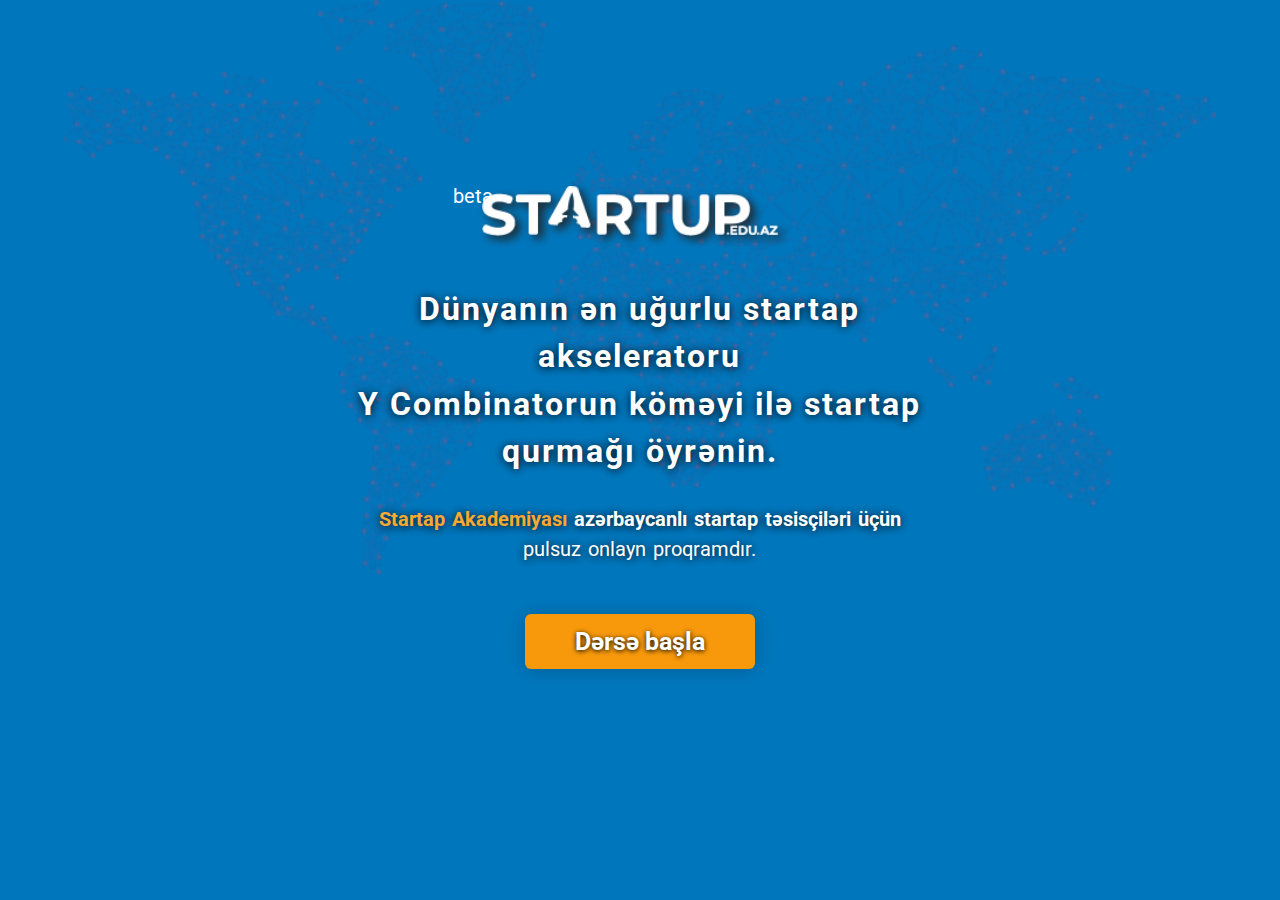
<file: index.html>
<!DOCTYPE html>
<html lang="en">

<head>
    <meta charset="UTF-8">
    <meta name="viewport" content="width=device-width, initial-scale=1.0">
    <!-- Font Awesome -->
    <link rel="stylesheet" href="https://use.fontawesome.com/releases/v5.8.2/css/all.css">
    <link rel="shortcut icon" type="image/png " href="./server/img/favicon.png">
    <link rel="stylesheet" href="..//server/css/main.css">
    <title id="title">Startap Akademiyası - Təsisçilər üçün ən yaxşı mənbə</title>
</head>

<body style='background-color:rgb(0,119,189);'>

    <header class="header">
        <div class="header__title">
            <div class="header__title__logo">
                <img src="./server/img/Asset 2.png" alt="Startup logo">
                <sup>beta</sup>
            </div>
            <div class="header__title__desc">
                <h1>Dünyanın ən uğurlu startap akseleratoru <br> Y Combinatorun köməyi ilə startap qurmağı öyrənin.
                </h1>
                <p><span>Startap Akademiyası </span> <b> azərbaycanlı startap təsisçiləri üçün </b> pulsuz onlayn proqramdır.</p>
            </div>
            <div class="header__title__btn">
                <a href="./lesson.html">Dərsə başla </a>
            </div>


        </div>
        <div class="header__map">
            <img src="./server/img/map.png" alt="">
        </div>




    </header>
</body>

</html>
</file>
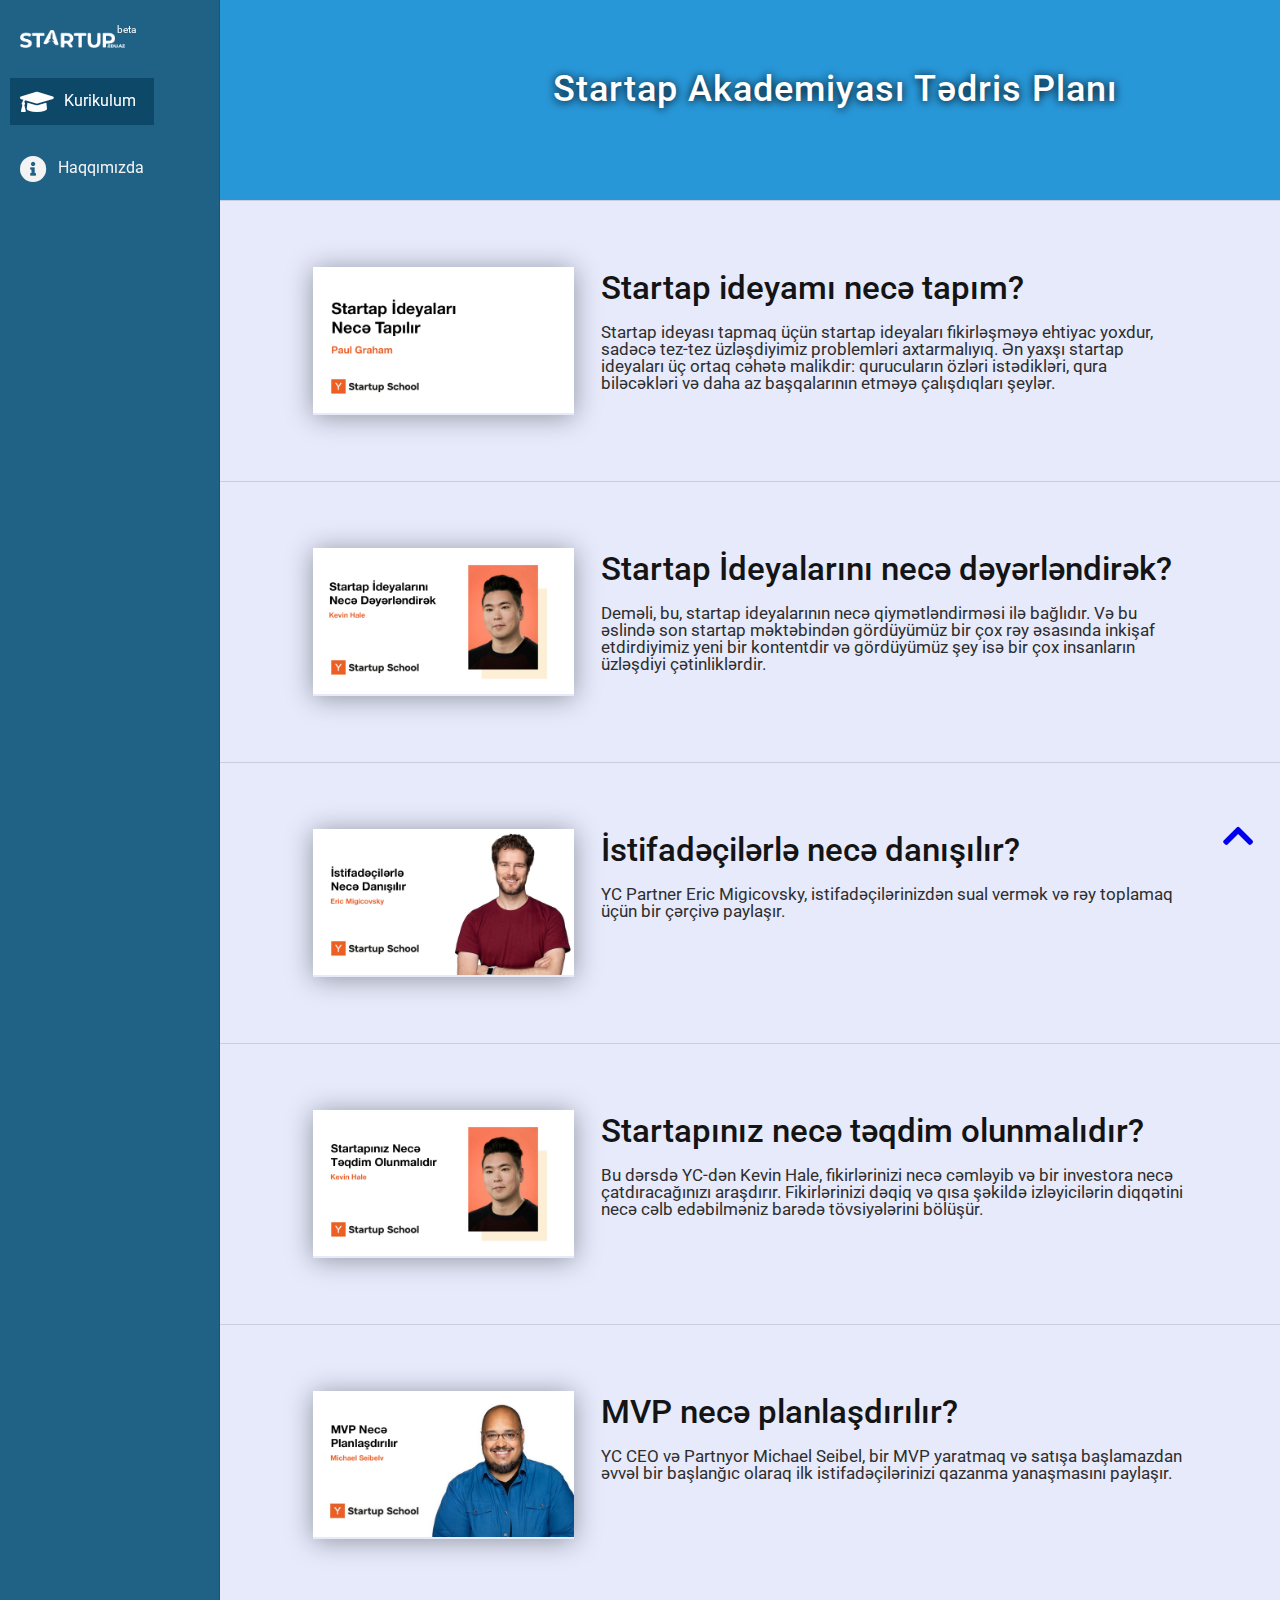
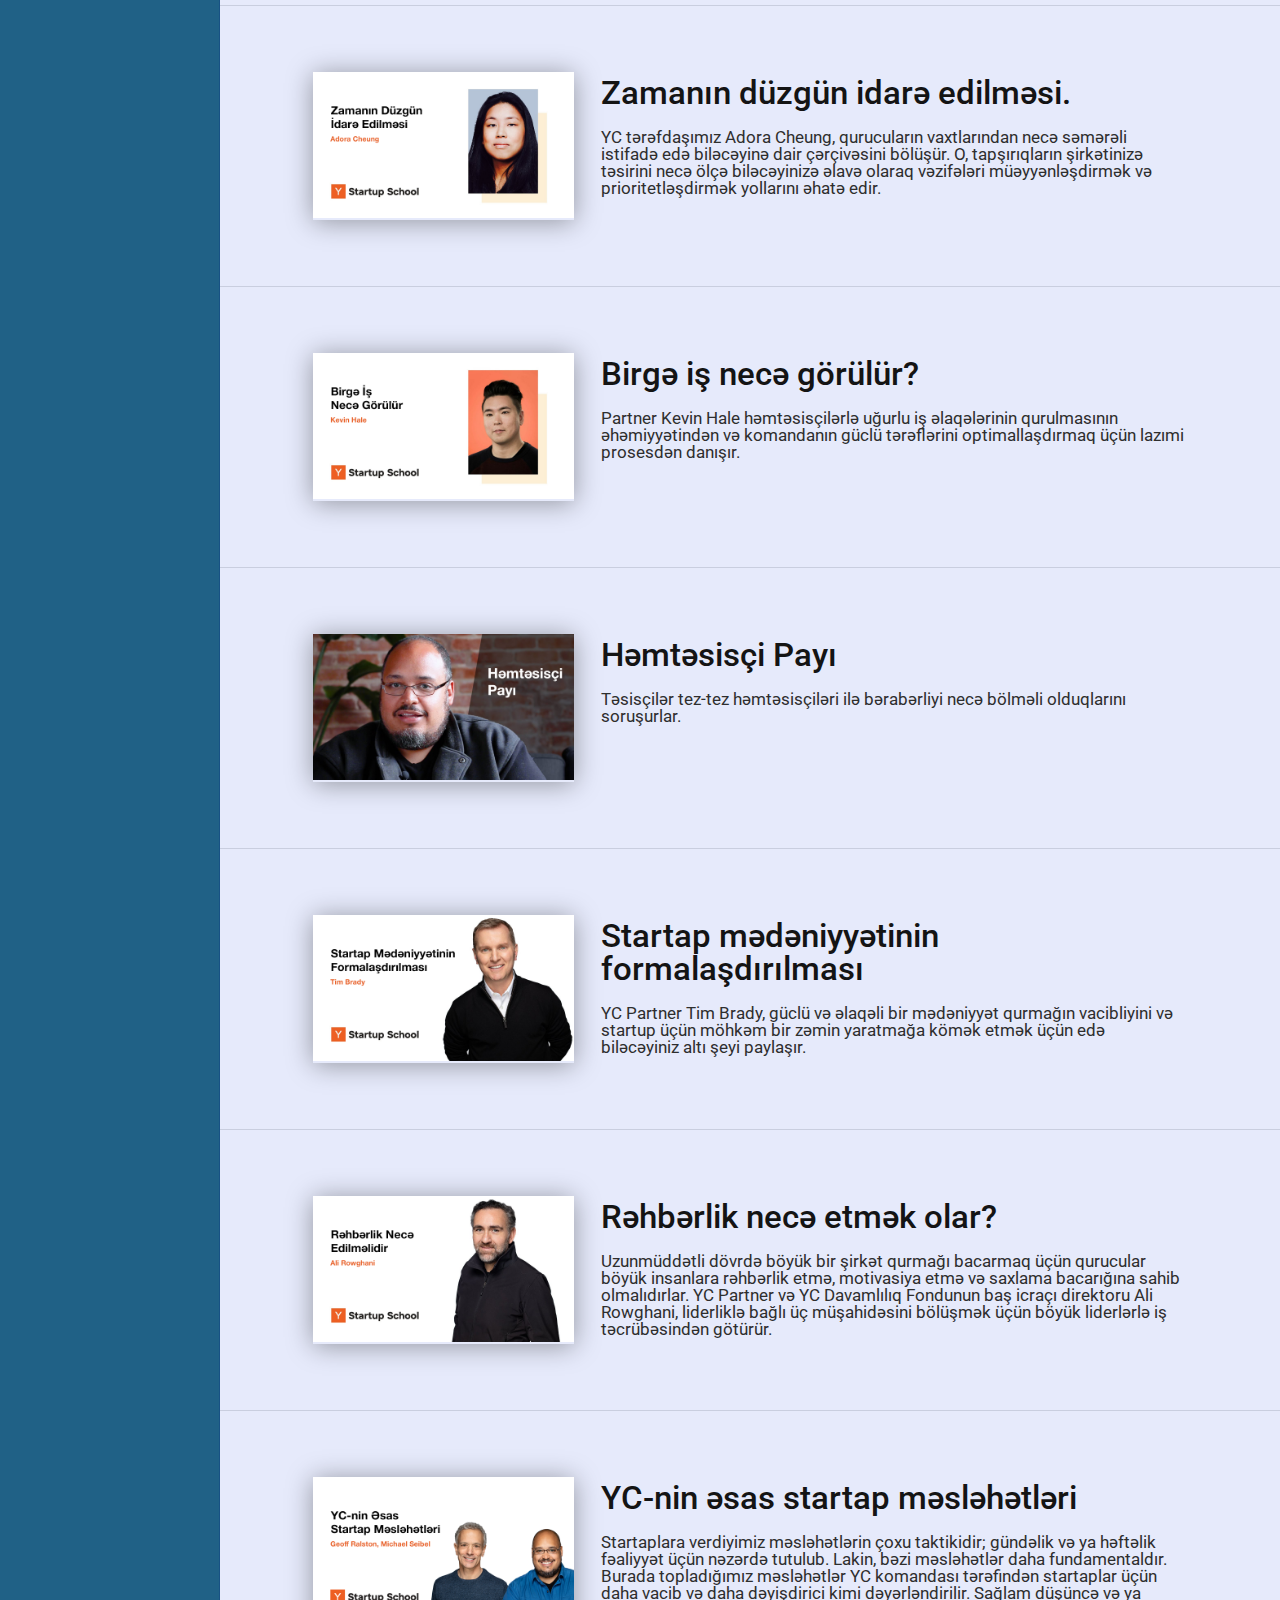
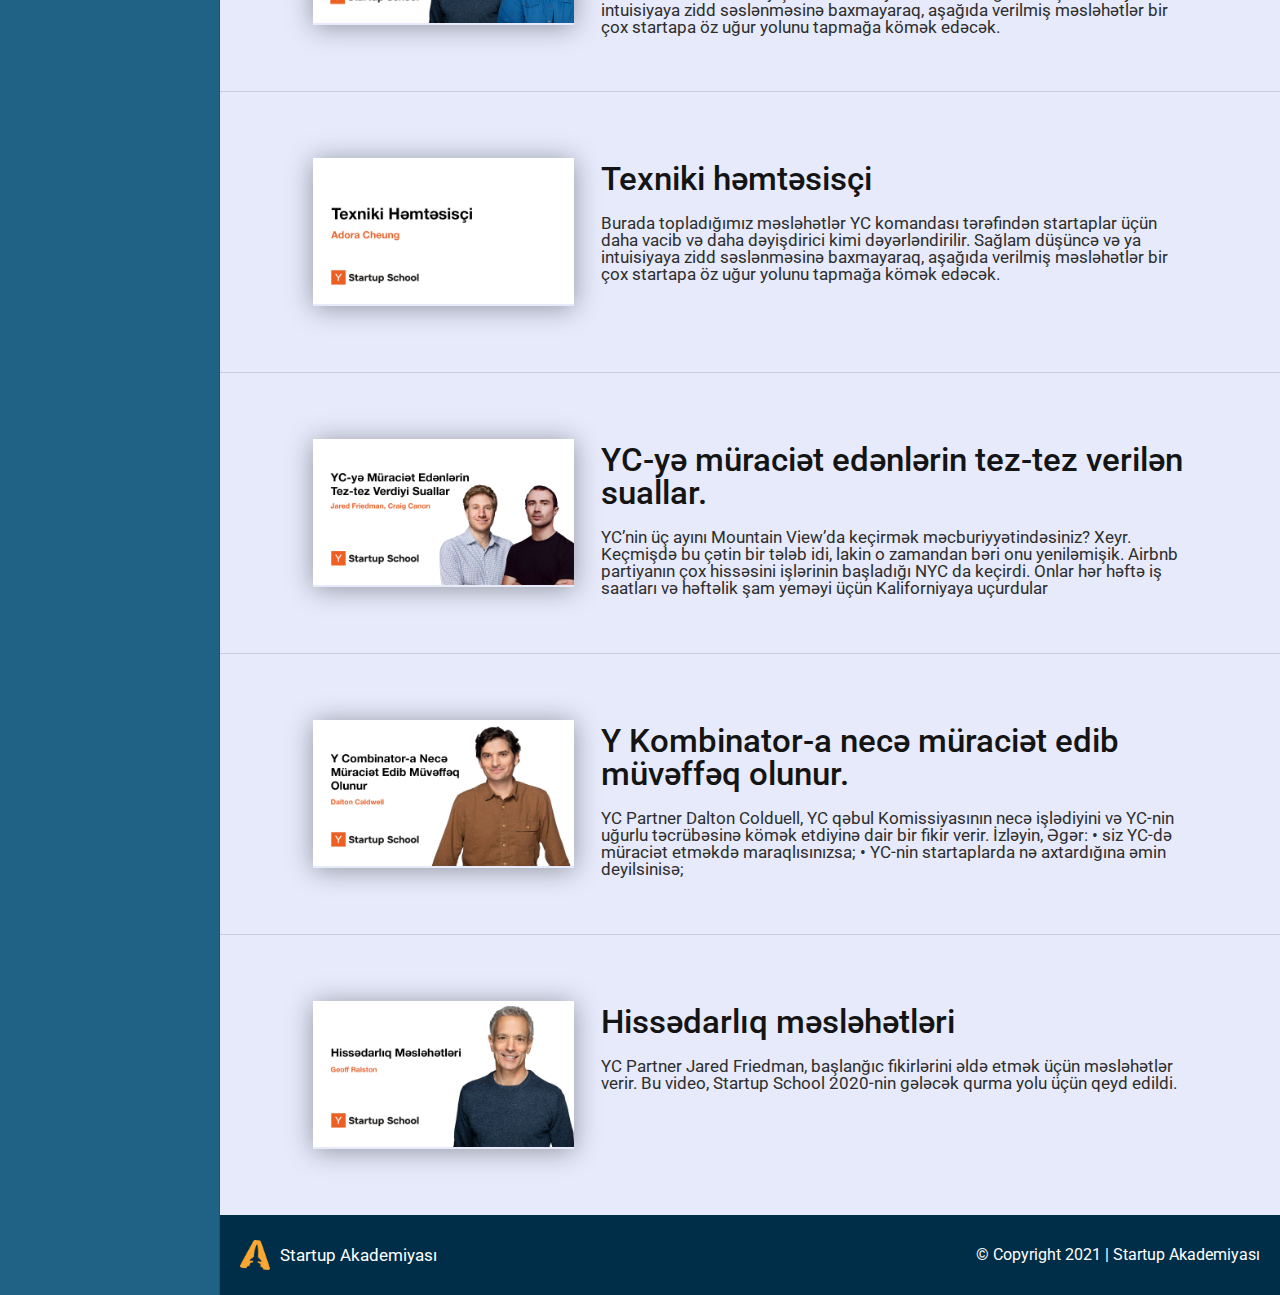
<file: lesson.html>
<!DOCTYPE html>
<html lang="en">

<head>
    <meta charset="UTF-8">
    <meta name="viewport" content="width=device-width, initial-scale=1.0">
    <!-- Font Awesome -->
    <link rel="stylesheet" href="https://use.fontawesome.com/releases/v5.8.2/css/all.css">
    <link rel="shortcut icon" type="image/png " href="./server/img/favicon.png">
    <link rel="stylesheet" href="..//server/css/main.css">
    <title id="title">Kurikulum | Startap Akademiyası - Təsisçilər üçün ən yaxşı mənbə</title>
</head>

<body>
    <div class="container">
        <div class="menu">
            <div class="fixed">
                <a href="./index.html" class="menu__logo"  >
                    <img src="./server/img/Asset 2.png" alt="Startup logo">
                    <sup>beta</sup>
                </a>
                <a href="#" class="menu__logo active " onclick="createCuriculum(this)">
                    <i class="fas fa-graduation-cap"></i>
                    <p>Kurikulum</p>
                </a>
                <a href="#" class="menu__logo"  onclick="createUsersPageAboutUs(this)">
                    <i class="fas fa-info-circle"></i>
                    <p>Haqqımızda</p>
                </a>
            </div>
          
          
        </div>
        <div class="content">
            <div class="content__header">
                <h1 id="courseName">Startap Akademiyası Tədris Planı</h1>
                <p  ></p>
            </div>
            <div class="content__section" id="content-section">
                <!-- <div class="teacher-card">
                    <a class="course-link" onclick="infoCourse(1)" href="#"></a>
                    
                    <div class="teacher-card__logo">
                        <img src="./server/img/2.png"  alt="teacher image">
                    </div>
                    <div class="teacher-card__desc">
                        <h1 >
                            Startup fikirlərini necə əldə etmək olar
                        </h1>
                        <p>YC Partner Jared Friedman, başlanğıc fikirlərini əldə etmək üçün məsləhətlər verir. Bu video, Startup School 2020-nin gələcək qurma yolu üçün qeyd edildi.</p>
                    </div>
                </div> -->
             
            </div>

            <div class="content__footer">
                <div class="content__footer__logo">
                    <img src="./server/img/favicon.png" alt="Startup logo">
                    <p>Startup Akademiyası</p>      
                </div>
              
                <p class="copyright">© Copyright 2021 | Startup Akademiyası</p>
            </div>
        </div>
    </div>






    <a href="#courseName" class="fixed-arrow" id='btn-arv'>
        <i class="fas fa-chevron-up"></i>
    </a>
<!--    
    <script src="./js/app.js"></script> -->
    <script src="./server/js/app.js" ></script>
</body>

</html>
</file>
<file: server/css/main.css>
@import url(https://fonts.googleapis.com/css2?family=Roboto:wght@300;400;500;700;900&display=swap);@keyframes imgScale{0%{transform:scale(.9)}to{transform:scale(1.1)}}@keyframes titleScale{0%{transform:scale(1)}to{transform:scale(1.1)}}a,b,blockquote,body,canvas,caption,code,div,em,embed,fieldset,figure,footer,form,h1,h2,h3,h4,h5,h6,header,html,i,iframe,img,label,li,main,nav,object,ol,p,pre,section,small,span,strike,strong,sub,sup,table,tbody,td,tfoot,th,thead,tr,tt,u,ul,video{margin:0;padding:0;border:0;font:inherit;vertical-align:baseline;text-rendering:optimizeLegibility;-webkit-font-smoothing:antialiased;text-size-adjust:none}footer,header,main,nav,section{display:block}body{line-height:1;font-family:"Roboto",sans-serif;background-color:#dfe6ff}ol,ul{list-style:none}blockquote,q{quotes:none}blockquote:after,blockquote:before,q:after,q:before{content:none}table{border-collapse:collapse;border-spacing:0}input{-webkit-appearance:none;border-radius:0}*{transition:all .5s}*,:after,:before{box-sizing:border-box}html{font-size:62.5%;scroll-behavior:smooth}.header{width:100%;position:relative;height:auto;display:flex;background-position:center}@media only screen and (max-width:37.5em){.header{align-items:center;flex-direction:column;padding:2rem 0;height:auto}}.header__title{display:flex;width:70%;padding:10rem 0;flex-direction:column;align-items:center;justify-content:center;position:absolute;top:15%;left:15%;z-index:99999;animation:titleScale 20s linear 5s infinite alternate}@media only screen and (max-width:37.5em){.header__title{width:75%}}@media only screen and (max-width:56.25em){.header__title{width:70%;top:25%}}.header__title__logo{position:relative;display:flex;align-items:center;justify-content:center;width:55%}.header__title__logo sup{position:absolute;top:0;left:12%;color:#fff;font-size:2rem}@media only screen and (max-width:37.5em){.header__title__logo{width:100%}}@media only screen and (max-width:75em){.header__title__logo{width:85%}}.header__title__logo img{width:60%;margin-right:2rem;filter:drop-shadow(.5rem .4rem .5rem #222)}@media only screen and (max-width:37.5em){.header__title__logo img{width:60%}}@media only screen and (max-width:56.25em){.header__title__logo img{width:60%}}.header__title__desc{width:65%;margin:5rem 0;text-align:center;text-shadow:0 .1rem 1rem #000}@media only screen and (max-width:37.5em){.header__title__desc{width:100%}}@media only screen and (max-width:75em){.header__title__desc{width:85%}}@media only screen and (max-width:56.25em){.header__title__desc{width:85%}}.header__title__desc h1{line-height:1.5;color:#fff;font-size:3.5vh;font-weight:700;letter-spacing:.2rem;margin-bottom:3rem}@media only screen and (max-width:37.5em){.header__title__desc h1{font-size:2rem!important;letter-spacing:.4rem}}@media only screen and (max-width:75em){.header__title__desc h1{font-size:3.5rem}}@media only screen and (max-width:56.25em){.header__title__desc h1{font-size:3rem}}.header__title__desc p{color:#fff;width:100%;font-size:2.2vh;word-spacing:.2rem;line-height:1.5}@media only screen and (max-width:37.5em){.header__title__desc p{font-size:1.4rem!important}}@media only screen and (max-width:75em){.header__title__desc p{font-size:2rem}}.header__title__desc p span{color:#faa831;font-weight:700}.about-info__title span,.header__title__desc p b{font-weight:700}.header__title__btn{width:55%;display:flex;justify-content:center}@media only screen and (max-width:37.5em){.header__title__btn{width:100%;display:flex;justify-content:center}}@media only screen and (max-width:75em){.header__title__btn{width:85%}}@media only screen and (max-width:56.25em){.header__title__btn{width:100%;display:flex;justify-content:center}}.header__title__btn a{box-shadow:0 .1rem 2rem rgba(0,0,0,.212);text-decoration:none;background-color:#f8990b;border-radius:6px;font-weight:700;color:#fff;text-shadow:0 .1rem .5rem #000;font-size:2.5rem;padding:1.5rem 5rem}@media only screen and (max-width:37.5em){.header__title__btn a{padding:1.5rem 3rem}}.header__title__btn a:hover{background-color:#d88201}.header__map{display:flex;justify-content:center;width:100%}@media only screen and (max-width:56.25em){.header__map{width:95%}}.header__map img{width:90%;height:auto;animation:imgScale 10s linear 2s infinite alternate}@media only screen and (max-width:56.25em){.header__map img{width:60rem;height:35rem}}@media only screen and (max-width:37.5em){.header__map{display:none}}.container{display:flex;width:100%;height:auto}@media only screen and (max-width:56.25em){.container{flex-direction:column}}.container .menu,.container .menu .fixed{display:flex;flex-direction:column;padding:.5rem}.container .menu{width:18%;height:auto;box-shadow:0 1rem 4rem rgba(0,0,0,.76);background-color:#206186;border-right:.1rem solid rgba(6,44,128,.287)}@media only screen and (max-width:56.25em){.container .menu{width:100%}}.container .menu .fixed{width:12%;position:fixed}@media only screen and (max-width:56.25em){.container .menu .fixed{position:static;width:100%;flex-direction:row;justify-content:space-evenly}}.container .menu__logo{text-decoration:none;margin:1rem 0;padding:1rem;width:100%;display:flex;justify-content:space-between;align-items:center}.container .menu__logo sup{position:absolute;top:10%;right:15%;color:#fff}.container .menu__logo:hover{background-color:#e7e7e7}.container .menu__logo:hover i{color:#303030}.container .menu__logo:hover p{color:#1d1d1d}@media only screen and (max-width:75em){.container .menu__logo{margin:0}}.container .menu__logo img{width:85%;height:auto}@media only screen and (max-width:75em){.container .menu__logo img{width:9rem}}.container .menu__logo p{width:80%;color:#f3f3f3;font-size:1.6rem;text-align:left;margin-left:1rem}@media only screen and (max-width:75em){.container .menu__logo p{font-size:1.3rem}}.container .menu__logo i{width:30%;font-size:2.7rem;color:#f3f3f3}@media only screen and (max-width:75em){.container .menu__logo i{font-size:2rem}}.container .content{display:flex;flex-direction:column;width:87%;height:100%}@media only screen and (max-width:56.25em){.container .content{width:100%}}.container .content__header,.container .content__section{display:flex;flex-direction:column;align-items:center;width:100%}.container .content__header{padding:4rem;text-align:right;justify-content:center;height:20rem;background-color:#2897d8;color:#fff;text-shadow:0 .1rem 1rem #000}.container .content__header h1{width:75%;font-size:4vh;font-weight:500;line-height:1.2;letter-spacing:.1rem}@media only screen and (max-width:75em){.container .content__header h1{font-size:3rem}}@media only screen and (max-width:37.5em){.container .content__header h1{width:75%;text-align:center;font-size:2.2rem}}.container .content__header p{width:75%;margin:1rem 0;font-size:2rem}@media only screen and (max-width:75em){.container .content__header p{font-size:1.7rem}}@media only screen and (max-width:37.5em){.container .content__header p{width:75%;text-align:center;font-size:1.2rem}}.container .content__section{background-color:#fff}.container .content__section .teacher-card{display:flex;align-items:center;justify-content:space-around;width:100%;position:relative;background-color:#e6eafb;padding:4rem 8rem;border-top:.1rem solid rgba(22,31,51,.137)}.container .content__section .teacher-card:hover{background-color:#eee}@media only screen and (max-width:37.5em){.container .content__section .teacher-card{flex-direction:column;padding:4rem}}.container .content__section .teacher-card .course-link{position:absolute;top:0;left:0;width:100%;height:100%;z-index:5}.container .content__section .teacher-card__logo{width:29%;height:auto;box-shadow:0 .2rem 2.5rem rgba(0,0,0,.363)}@media only screen and (max-width:75em){.container .content__section .teacher-card__logo{width:35%;margin-right:1.5rem}}@media only screen and (max-width:75em) and (max-width:56.25em){.container .content__section .teacher-card__logo{width:47%}}@media only screen and (max-width:75em) and (max-width:37.5em){.container .content__section .teacher-card__logo{width:100%}}.container .content__section .teacher-card__logo img{width:100%;height:100%}.container .content__section .teacher-card__desc{width:65%;display:flex;padding:3rem 0;flex-direction:column;height:20rem}@media only screen and (max-width:37.5em){.container .content__section .teacher-card__desc{width:100%}}.container .content__section .teacher-card__desc h1{font-size:3.3rem;font-weight:500;color:#141414;margin-bottom:2rem}@media only screen and (max-width:75em){.container .content__section .teacher-card__desc h1{font-size:2.5rem}}@media only screen and (max-width:56.25em){.container .content__section .teacher-card__desc h1{font-size:2.2rem}}@media only screen and (max-width:37.5em){.container .content__section .teacher-card__desc h1{font-size:2.2rem}}.container .content__section .teacher-card__desc p{font-size:1.7rem;color:#2e2e2e}@media only screen and (max-width:75em){.container .content__section .teacher-card__desc p{font-size:1.4rem}}@media only screen and (max-width:56.25em){.container .content__section .teacher-card__desc p{font-size:1.2rem}}.container .content__footer{width:100%;background-color:#002e49;height:8rem;padding:2rem;color:#fff;display:flex;justify-content:space-between;align-items:center}@media only screen and (max-width:37.5em){.container .content__footer{flex-direction:column}}.container .content__footer__logo{display:flex;align-items:center}.container .content__footer__logo img{width:3rem;height:3rem}@media only screen and (max-width:75em){.container .content__footer__logo img{width:2rem;height:2rem}}.container .content__footer__logo p{margin-left:1rem;font-size:1.7rem}@media only screen and (max-width:75em){.container .content__footer__logo p{font-size:1.4rem}}.container .content__footer .copyright{font-size:1.6rem}@media only screen and (max-width:75em){.container .content__footer .copyright{font-size:1.2rem}}.container .content .user-info{width:90%;padding:4rem;display:flex;flex-direction:column;justify-content:center}@media only screen and (max-width:75em){.container .content .user-info{padding:0}}.container .content .user-info__name{font-size:2rem;font-weight:500;color:#1b1b1b;margin:2rem}.container .content .user-info__video iframe{width:100%;height:60rem;box-shadow:0 .1rem 2rem #00000065}@media only screen and (max-width:75em){.container .content .user-info__video iframe{width:100%;height:45rem}}@media only screen and (max-width:56.25em){.container .content .user-info__video iframe{width:100%;height:34rem}}@media only screen and (max-width:37.5em){.container .content .user-info__video iframe{width:100%;height:22rem}}.container .content .user-info__video iframe:hover{transform:scale(1.02)}.container .content .user-info__desc{box-shadow:0 .1rem 2rem #0000002c;padding:2rem;line-height:1.4;font-size:2rem;border:.1rem solid rgba(0,0,0,.329);width:100%;margin:1rem 0}@media only screen and (max-width:37.5em){.container .content .user-info__desc{font-size:1.8rem;border:0;box-shadow:none}}.container .content .user-info__desc p{font-size:2.4rem;font-weight:700;white-space:pre;font-family:monospace;display:block}@media only screen and (max-width:37.5em){.container .content .user-info__desc p{font-size:2.2rem}}.fixed-arrow{position:fixed;bottom:5%;right:2%;font-size:3.5rem}.about-info{display:flex;width:100%;align-items:center;justify-content:space-evenly;flex-direction:column;padding:8rem;margin-top:8rem}@media only screen and (max-width:37.5em){.about-info{flex-direction:column;justify-content:center}}.about-info__header{width:100%;padding:2rem;border-top:.1rem solid rgba(17,1,48,.164);display:flex;margin-bottom:5rem;justify-content:center;align-items:center}@media only screen and (max-width:37.5em){.about-info__header{width:100%;margin-bottom:1rem}}.about-info__header p{font-size:3rem;font-weight:700;letter-spacing:.3rem;color:orange}@media only screen and (max-width:37.5em){.about-info__header p{font-size:2rem;transform:rotate(0deg)}}.about-info__title{width:70%;display:flex;flex-direction:column;justify-content:space-evenly}@media only screen and (max-width:37.5em){.about-info__title{width:100%}}.about-info__title h4{font-size:2.2rem;font-weight:500;line-height:1.4}@media only screen and (max-width:37.5em){.about-info__title h4{font-size:1.8rem}}.about-info__title h5{font-size:2.2rem;font-weight:500;margin-top:3rem}@media only screen and (max-width:37.5em){.about-info__title h5{font-size:1.8rem}}.about-info__title p{font-size:2rem;margin:2rem 0}@media only screen and (max-width:37.5em){.about-info__title p{font-size:1.8rem}}.active{background-color:#0e4869}.active i,.active p{color:#fff!important}
</file>
